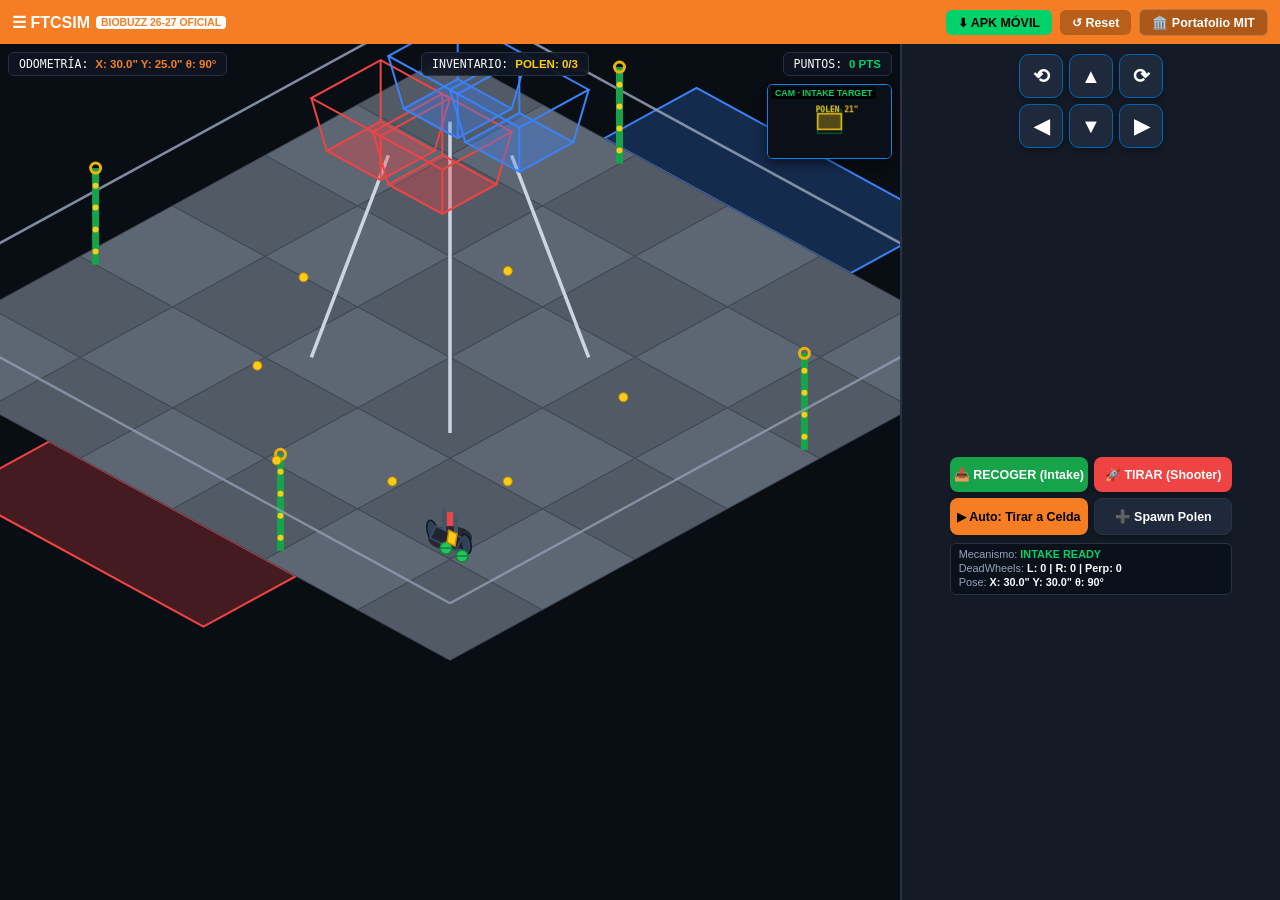
<file: arena.html>
<!DOCTYPE html>
<html lang="es">
<head>
<meta charset="UTF-8">
<meta name="viewport" content="width=device-width, initial-scale=1.0, maximum-scale=1.0, user-scalable=no">
<title>FTC 26-27 BioBuzz Arena | Intake & Shooter</title>
<style>
  :root {
    --ftc-orange: #f57e25;
    --first-blue: #0066b2;
    --first-blue-glow: #0088eb;
    --red-alliance: #ef4444;
    --blue-alliance: #3b82f6;
    --bg-dark: #0a0e17;
    --panel-bg: #141b26;
    --border-color: #263345;
    --text-white: #f8fafc;
    --text-muted: #94a3b8;
    --good: #00d26a;
    --pollen: #facc15;
  }
  * { box-sizing: border-box; margin: 0; padding: 0; font-family: -apple-system, BlinkMacSystemFont, "Segoe UI", Roboto, sans-serif; user-select: none; }
  body { background: var(--bg-dark); color: var(--text-white); height: 100vh; overflow: hidden; display: flex; flex-direction: column; }

  header.topbar {
    height: 44px; background: var(--ftc-orange); display: flex; align-items: center; justify-content: space-between;
    padding: 0 12px; color: #fff; z-index: 1000; flex-shrink: 0;
  }
  .brand { display: flex; align-items: center; gap: 8px; font-weight: 900; font-size: 1rem; }
  .brand span.sub { font-size: 0.65rem; background: #fff; color: var(--ftc-orange); padding: 1px 5px; border-radius: 4px; font-weight: bold; }
  .top-btn {
    background: rgba(0,0,0,0.25); border: none; color: #fff; padding: 5px 12px; border-radius: 6px;
    font-size: 0.78rem; font-weight: bold; cursor: pointer; text-decoration: none; display: inline-flex; align-items: center; gap: 4px;
  }
  .top-btn.apk { background: #00d26a; color: #000; font-weight: 900; }

  #appContainer { flex: 1; display: flex; flex-direction: column; position: relative; overflow: hidden; }
  @media(min-width: 850px) { #appContainer { flex-direction: row; } }

  .arena-viewport {
    flex: 1; position: relative; background: #070a10; overflow: hidden; display: flex; align-items: center; justify-content: center;
  }
  #biobuzzCanvas { width: 100%; height: 100%; display: block; touch-action: none; }

  .arena-hud {
    position: absolute; top: 8px; left: 8px; right: 8px; display: flex; justify-content: space-between; pointer-events: none;
  }
  .hud-pill {
    background: rgba(15, 22, 34, 0.88); backdrop-filter: blur(8px); border: 1px solid var(--border-color);
    padding: 4px 10px; border-radius: 6px; font-size: 0.72rem; font-family: monospace;
  }
  .hud-pill b { color: var(--ftc-orange); }

  .cam-pip {
    position: absolute; top: 40px; right: 8px; width: 125px; height: 75px;
    background: #000; border: 1.5px solid var(--first-blue-glow); border-radius: 6px; overflow: hidden;
    box-shadow: 0 4px 14px rgba(0,0,0,0.6); pointer-events: none;
  }
  .cam-pip-title {
    position: absolute; top: 2px; left: 3px; font-size: 0.55rem; background: rgba(0,0,0,0.7);
    padding: 1px 4px; border-radius: 2px; color: var(--good); font-weight: bold;
  }
  #camCanvas { width: 100%; height: 100%; display: block; }

  /* PANEL DE CONTROL MÓVIL INFERIOR */
  .mobile-tray {
    height: 145px; background: var(--panel-bg); border-top: 2px solid var(--border-color);
    display: flex; padding: 10px 12px; gap: 14px; flex-shrink: 0; z-index: 10; align-items: center; justify-content: space-between;
  }
  @media(min-width: 850px) {
    .mobile-tray { width: 380px; height: auto; border-top: none; border-left: 2px solid var(--border-color); flex-direction: column; }
  }

  /* DPAD MÓVIL PROPORCIONADO (CUADRADO / TIPO GAMEPAD) */
  .dpad-container {
    display: grid; grid-template-columns: repeat(3, 44px); grid-template-rows: repeat(2, 44px); gap: 6px;
    width: auto; height: auto; flex-shrink: 0;
  }
  .dbtn {
    width: 44px; height: 44px;
    background: #1e293b; border: 1.5px solid var(--first-blue); color: #fff; border-radius: 10px;
    font-size: 1.25rem; font-weight: bold; display: flex; align-items: center; justify-content: center;
    touch-action: manipulation; cursor: pointer; box-shadow: 0 3px 6px rgba(0,0,0,0.3);
  }
  .dbtn:active, .dbtn.active { background: var(--ftc-orange); color: #000; transform: scale(0.92); border-color: var(--ftc-orange); }

  .control-actions { flex: 1; display: flex; flex-direction: column; justify-content: center; gap: 8px; overflow: hidden; }
  .action-buttons { display: grid; grid-template-columns: 1fr 1fr; gap: 6px; }
  .btn-act {
    background: var(--first-blue); color: #fff; border: none; padding: 10px 4px; border-radius: 8px;
    font-size: 0.78rem; font-weight: bold; cursor: pointer; text-align: center; box-shadow: 0 3px 6px rgba(0,0,0,0.25);
  }
  .btn-act.intake { background: #16a34a; color: #fff; }
  .btn-act.shoot { background: #ef4444; color: #fff; }
  .btn-act.orange { background: var(--ftc-orange); color: #000; }
  .btn-act.sec { background: #1e293b; border: 1px solid var(--border-color); }
  .btn-act:active { filter: brightness(1.25); transform: scale(0.96); }

  .mobile-telemetry {
    background: #0b111a; border: 1px solid var(--border-color); border-radius: 6px;
    padding: 4px 8px; font-family: monospace; font-size: 0.68rem; color: var(--text-muted);
  }
  .mobile-telemetry div { margin-bottom: 2px; }
  .mobile-telemetry b { color: var(--text-white); }
</style>
</head>
<body>

<header class="topbar">
  <div class="brand">
    <a href="/portfolio-mit.html" style="color:#fff; text-decoration:none; display:flex; align-items:center; gap:6px;">
      <span>☰ FTCSIM</span>
      <span class="sub">BIOBUZZ 26-27 OFICIAL</span>
    </a>
  </div>
  <div style="display:flex; gap:8px; align-items:center;">
    <a href="/FTC-8404-Odometry-Workshop.apk" class="top-btn apk" download="FTC-8404-Odometry-Workshop.apk">⬇ APK MÓVIL</a>
    <button class="top-btn" id="btnResetAll">↺ Reset</button>
    <a href="/portfolio-mit.html" class="top-btn" style="background:rgba(0,0,0,0.3); border:1px solid rgba(255,255,255,0.2)">🏛️ Portafolio MIT</a>
  </div>
</header>

<div id="appContainer">

  <div class="arena-viewport">
    <div class="arena-hud">
      <div class="hud-pill">ODOMETRÍA: <b id="hudPose" style="color:var(--ftc-orange)">X: 30.0" Y: 25.0" θ: 90°</b></div>
      <div class="hud-pill">INVENTARIO: <b id="hudLoaded" style="color:var(--pollen)">POLEN: 0/3</b></div>
      <div class="hud-pill">PUNTOS: <b id="hudScore" style="color:var(--good)">0 PTS</b></div>
    </div>

    <div class="cam-pip">
      <div class="cam-pip-title">CAM · INTAKE TARGET</div>
      <canvas id="camCanvas" width="125" height="75"></canvas>
    </div>

    <canvas id="biobuzzCanvas" width="800" height="600"></canvas>
  </div>

  <div class="mobile-tray">
    
    <!-- DPAD VIRTUAL -->
    <div class="dpad-container">
      <button class="dbtn" data-k="q">⟲</button>
      <button class="dbtn" data-k="w">▲</button>
      <button class="dbtn" data-k="e">⟳</button>
      <button class="dbtn" data-k="a">◀</button>
      <button class="dbtn" data-k="s">▼</button>
      <button class="dbtn" data-k="d">▶</button>
    </div>

    <!-- ACCIONES DE RECOGER Y TIRAR -->
    <div class="control-actions">
      <div class="action-buttons">
        <button class="btn-act intake" id="btnIntake">📥 RECOGER (Intake)</button>
        <button class="btn-act shoot" id="btnShoot">🚀 TIRAR (Shooter)</button>
        <button class="btn-act orange" id="btnAutoCell">▶ Auto: Tirar a Celda</button>
        <button class="btn-act sec" id="btnSpawnPollen">➕ Spawn Polen</button>
      </div>

      <div class="mobile-telemetry">
        <div>Mecanismo: <b id="tMech" style="color:var(--good)">INTAKE READY</b></div>
        <div>DeadWheels: <b id="tTicks">L: 0 | R: 0 | Perp: 0</b></div>
        <div>Pose: <b id="tPose">X: 30.0" Y: 30.0" θ: 90°</b></div>
      </div>
    </div>

  </div>

</div>

<script>
// ================= MOTOR ISOMÉTRICO 3D - BIOBUZZ CON INTAKE & SHOOTER =================
const canvas = document.getElementById('biobuzzCanvas'), ctx = canvas.getContext('2d');
const camCanvas = document.getElementById('camCanvas'), camCtx = camCanvas.getContext('2d');

function resizeCanvas() {
  canvas.width = canvas.parentElement.clientWidth;
  canvas.height = canvas.parentElement.clientHeight;
}
window.addEventListener('resize', resizeCanvas);
resizeCanvas();

let robot = { x: 30, y: 30, h: Math.PI / 2, inventory: 0, intakeSpin: 0, isIntaking: false };
let deadWheels = { l: 0, r: 0, p: 0 };
let score = 0;
const keys = new Set();

// Elementos de juego: Bolas de Polen en el suelo y Proyectiles en el aire
let groundPollen = [
  { x: 35, y: 50, z: 0 },
  { x: 50, y: 35, z: 0 },
  { x: 25, y: 70, z: 0 },
  { x: 85, y: 40, z: 0 },
  { x: 45, y: 95, z: 0 },
  { x: 100, y: 85, z: 0 },
  { x: 72, y: 110, z: 0 }
];

let flyingBalls = []; // Proyectiles lanzados por el shooter

function toIso(x, y, z = 0) {
  const originX = canvas.width / 2;
  const originY = canvas.height * 0.72;
  const scale = Math.min(canvas.width, canvas.height) / 195;
  const isoX = originX + (x - y) * Math.cos(0.50) * scale;
  const isoY = originY - (x + y) * Math.sin(0.50) * scale - z * scale;
  return { x: isoX, y: isoY };
}

// Renderizado de Cancha BioBuzz 26-27
function renderBioBuzzField() {
  ctx.clearRect(0, 0, canvas.width, canvas.height);
  ctx.fillStyle = "#090d14";
  ctx.fillRect(0, 0, canvas.width, canvas.height);

  // Áreas Alianza exteriores
  const redOut0 = toIso(-24, 40, 0), redOut1 = toIso(0, 40, 0), redOut2 = toIso(0, 104, 0), redOut3 = toIso(-24, 104, 0);
  ctx.fillStyle = "rgba(239, 68, 68, 0.25)";
  ctx.beginPath(); ctx.moveTo(redOut0.x, redOut0.y); ctx.lineTo(redOut1.x, redOut1.y); ctx.lineTo(redOut2.x, redOut2.y); ctx.lineTo(redOut3.x, redOut3.y); ctx.closePath();
  ctx.fill(); ctx.strokeStyle = "#ef4444"; ctx.lineWidth = 2; ctx.stroke();

  const blueOut0 = toIso(144, 40, 0), blueOut1 = toIso(168, 40, 0), blueOut2 = toIso(168, 104, 0), blueOut3 = toIso(144, 104, 0);
  ctx.fillStyle = "rgba(59, 130, 246, 0.25)";
  ctx.beginPath(); ctx.moveTo(blueOut0.x, blueOut0.y); ctx.lineTo(blueOut1.x, blueOut1.y); ctx.lineTo(blueOut2.x, blueOut2.y); ctx.lineTo(blueOut3.x, blueOut3.y); ctx.closePath();
  ctx.fill(); ctx.strokeStyle = "#3b82f6"; ctx.lineWidth = 2; ctx.stroke();

  // Piso 6x6 SoftTiles
  for (let i = 0; i < 6; i++) {
    for (let j = 0; j < 6; j++) {
      const p0 = toIso(i * 24, j * 24, 0);
      const p1 = toIso((i + 1) * 24, j * 24, 0);
      const p2 = toIso((i + 1) * 24, (j + 1) * 24, 0);
      const p3 = toIso(i * 24, (j + 1) * 24, 0);

      ctx.fillStyle = (i + j) % 2 === 0 ? "#525a66" : "#5d6673";
      ctx.beginPath();
      ctx.moveTo(p0.x, p0.y); ctx.lineTo(p1.x, p1.y); ctx.lineTo(p2.x, p2.y); ctx.lineTo(p3.x, p3.y); ctx.closePath();
      ctx.fill();
      ctx.strokeStyle = "#3f4752"; ctx.lineWidth = 1; ctx.stroke();
    }
  }

  // Paredes perimetrales de vidrio posteriores
  const h3 = toIso(0, 144, 13), h2 = toIso(144, 144, 13), h1 = toIso(144, 0, 13);
  ctx.strokeStyle = "rgba(148, 163, 184, 0.85)"; ctx.lineWidth = 2.5;
  ctx.beginPath(); ctx.moveTo(h3.x, h3.y); ctx.lineTo(h2.x, h2.y); ctx.lineTo(h1.x, h1.y); ctx.stroke();

  // 4 Flower Dispensers
  const flowerSpots = [{x: 48, y: 140}, {x: 140, y: 96}, {x: 96, y: 4}, {x: 4, y: 48}];
  flowerSpots.forEach(fl => {
    const fb = toIso(fl.x, fl.y, 0), ft = toIso(fl.x, fl.y, 22);
    ctx.strokeStyle = "#16a34a"; ctx.lineWidth = 7;
    ctx.beginPath(); ctx.moveTo(fb.x, fb.y); ctx.lineTo(ft.x, ft.y); ctx.stroke();
    for(let k = 3; k <= 18; k += 5) {
      const pBall = toIso(fl.x, fl.y, k);
      ctx.fillStyle = "#facc15"; ctx.beginPath(); ctx.arc(pBall.x, pBall.y, 3, 0, Math.PI*2); ctx.fill();
    }
    ctx.strokeStyle = "#eab308"; ctx.lineWidth = 3;
    ctx.beginPath(); ctx.arc(ft.x, ft.y, 5, 0, Math.PI*2); ctx.stroke();
  });

  // Estructura Central: Celdas Inclinadas (CELL RED / BLUE)
  const p1B = toIso(54, 54, 0), p1T = toIso(64, 64, 46);
  const p2B = toIso(90, 54, 0), p2T = toIso(80, 64, 46);
  const p3B = toIso(90, 90, 0), p3T = toIso(80, 80, 46);
  const p4B = toIso(54, 90, 0), p4T = toIso(64, 80, 46);

  ctx.strokeStyle = "#cbd5e1"; ctx.lineWidth = 3.5;
  ctx.beginPath();
  ctx.moveTo(p1B.x, p1B.y); ctx.lineTo(p1T.x, p1T.y);
  ctx.moveTo(p2B.x, p2B.y); ctx.lineTo(p2T.x, p2T.y);
  ctx.moveTo(p3B.x, p3B.y); ctx.lineTo(p3T.x, p3T.y);
  ctx.moveTo(p4B.x, p4B.y); ctx.lineTo(p4T.x, p4T.y);
  ctx.stroke();

  function renderTiltedCell(cx, cy, cz, colorHex, isRed) {
    const b0 = toIso(cx - 7, cy - 7, cz), b1 = toIso(cx + 7, cy - 7, cz), b2 = toIso(cx + 7, cy + 7, cz), b3 = toIso(cx - 7, cy + 7, cz);
    const t0 = toIso(cx - 9, cy - 9, cz + 12), t1 = toIso(cx + 9, cy - 9, cz + 12), t2 = toIso(cx + 9, cy + 9, cz + 12), t3 = toIso(cx - 9, cy + 9, cz + 12);

    ctx.fillStyle = isRed ? "rgba(239, 68, 68, 0.35)" : "rgba(59, 130, 246, 0.35)";
    ctx.strokeStyle = colorHex; ctx.lineWidth = 2;
    ctx.beginPath(); ctx.moveTo(b0.x, b0.y); ctx.lineTo(b1.x, b1.y); ctx.lineTo(b2.x, b2.y); ctx.lineTo(b3.x, b3.y); ctx.closePath(); ctx.fill(); ctx.stroke();
    ctx.beginPath(); ctx.moveTo(t0.x, t0.y); ctx.lineTo(t1.x, t1.y); ctx.lineTo(t2.x, t2.y); ctx.lineTo(t3.x, t3.y); ctx.closePath(); ctx.stroke();
    ctx.beginPath();
    ctx.moveTo(b0.x, b0.y); ctx.lineTo(t0.x, t0.y); ctx.moveTo(b1.x, b1.y); ctx.lineTo(t1.x, t1.y);
    ctx.moveTo(b2.x, b2.y); ctx.lineTo(t2.x, t2.y); ctx.moveTo(b3.x, b3.y); ctx.lineTo(t3.x, t3.y);
    ctx.stroke();
  }
  renderTiltedCell(62, 64, 48, "#ef4444", true);
  renderTiltedCell(62, 80, 48, "#ef4444", true);
  renderTiltedCell(82, 64, 48, "#3b82f6", false);
  renderTiltedCell(82, 80, 48, "#3b82f6", false);

  // DIBUJAR POLEN EN EL SUELO
  groundPollen.forEach(p => {
    const pt = toIso(p.x, p.y, p.z);
    ctx.fillStyle = "#facc15";
    ctx.beginPath(); ctx.arc(pt.x, pt.y, 4.5, 0, Math.PI * 2); ctx.fill();
    ctx.strokeStyle = "#ca8a04"; ctx.lineWidth = 1; ctx.stroke();
  });

  // DIBUJAR PROYECTILES EN EL AIRE (TIRADOS POR EL ROBOT)
  flyingBalls.forEach(b => {
    const pt = toIso(b.x, b.y, b.z);
    const shadow = toIso(b.x, b.y, 0);
    // Sombra del tiro
    ctx.fillStyle = "rgba(0,0,0,0.3)";
    ctx.beginPath(); ctx.arc(shadow.x, shadow.y, 3, 0, Math.PI*2); ctx.fill();
    // Bola disparada
    ctx.fillStyle = "#facc15";
    ctx.beginPath(); ctx.arc(pt.x, pt.y, 5, 0, Math.PI * 2); ctx.fill();
    ctx.strokeStyle = "#fff"; ctx.lineWidth = 1.5; ctx.stroke();
  });

  // DIBUJAR ROBOT
  drawRobot();

  // Paredes frontales de vidrio
  const h0 = toIso(0, 0, 13);
  ctx.strokeStyle = "rgba(148, 163, 184, 0.75)"; ctx.lineWidth = 2.5;
  ctx.beginPath(); ctx.moveTo(h0.x, h0.y); ctx.lineTo(h1.x, h1.y); ctx.moveTo(h0.x, h0.y); ctx.lineTo(h3.x, h3.y); ctx.stroke();
}

function drawRobot() {
  const rPos = toIso(robot.x, robot.y, 0);

  ctx.fillStyle = "rgba(0,0,0,0.55)";
  ctx.beginPath(); ctx.ellipse(rPos.x, rPos.y + 4, 22, 12, 0, 0, Math.PI * 2); ctx.fill();

  ctx.save();
  ctx.translate(rPos.x, rPos.y);

  // Ruedas Mecanum traseras
  ctx.fillStyle = "#334155"; ctx.strokeStyle = "#0f172a"; ctx.lineWidth = 1.5;
  ctx.beginPath(); ctx.ellipse(-18, -4, 5, 10, -0.2, 0, Math.PI * 2); ctx.fill(); ctx.stroke();
  ctx.beginPath(); ctx.ellipse(16, 10, 5, 10, -0.2, 0, Math.PI * 2); ctx.fill(); ctx.stroke();

  // Chasis
  ctx.fillStyle = "#1e2430"; ctx.strokeStyle = "#384761"; ctx.lineWidth = 2;
  ctx.beginPath();
  ctx.moveTo(-14, -8); ctx.lineTo(12, 4); ctx.lineTo(6, 16); ctx.lineTo(-20, 4); ctx.closePath();
  ctx.fill(); ctx.stroke();

  // Torres del elevador
  ctx.fillStyle = "#475569";
  ctx.fillRect(-8, -26, 4, 22);
  ctx.fillRect(4, -20, 4, 22);

  // Cañón / Shooter superior (inclinado a 45 grados hacia adelante)
  ctx.fillStyle = "#ef4444"; ctx.strokeStyle = "#991b1b"; ctx.lineWidth = 1.5;
  ctx.fillRect(-3, -22, 6, 14);

  // Si tiene polen cargado en el robot
  if (robot.inventory > 0) {
    ctx.fillStyle = "#facc15";
    ctx.beginPath(); ctx.arc(0, -22, 4, 0, Math.PI * 2); ctx.fill();
  }

  // Ruedas de Intake verdes (giran con animación cuando está recogiendo)
  robot.intakeSpin += robot.isIntaking ? 0.35 : 0;
  ctx.fillStyle = "#22c55e"; ctx.strokeStyle = "#15803d"; ctx.lineWidth = 1.5;
  ctx.save();
  ctx.translate(-4, 14);
  ctx.rotate(robot.intakeSpin);
  ctx.beginPath(); ctx.arc(0, 0, 6, 0, Math.PI * 2); ctx.fill(); ctx.stroke();
  ctx.beginPath(); ctx.moveTo(-6, 0); ctx.lineTo(6, 0); ctx.stroke();
  ctx.restore();

  ctx.save();
  ctx.translate(12, 22);
  ctx.rotate(-robot.intakeSpin);
  ctx.beginPath(); ctx.arc(0, 0, 6, 0, Math.PI * 2); ctx.fill(); ctx.stroke();
  ctx.beginPath(); ctx.moveTo(-6, 0); ctx.lineTo(6, 0); ctx.stroke();
  ctx.restore();

  // Placa frontal protectora amarilla
  ctx.fillStyle = "#facc15"; ctx.strokeStyle = "#ca8a04"; ctx.lineWidth = 1.5;
  ctx.beginPath();
  ctx.moveTo(-1, -4); ctx.lineTo(7, 0); ctx.lineTo(5, 12); ctx.lineTo(-3, 8); ctx.closePath();
  ctx.fill(); ctx.stroke();

  ctx.restore();
}

// Visor de Cámara
function renderCameraPiP() {
  camCtx.fillStyle = "#0a0f18";
  camCtx.fillRect(0, 0, camCanvas.width, camCanvas.height);
  camCtx.strokeStyle = "rgba(0, 210, 106, 0.4)";
  camCtx.strokeRect(camCanvas.width/2 - 12, camCanvas.height/2 - 12, 24, 24);

  // Busca el polen más cercano al frente
  let nearest = null, minD = 999;
  groundPollen.forEach(p => {
    const d = Math.hypot(p.x - robot.x, p.y - robot.y);
    if (d < minD) { minD = d; nearest = p; }
  });

  if (nearest && minD < 45) {
    camCtx.strokeStyle = "#facc15"; camCtx.lineWidth = 1.5;
    camCtx.fillStyle = "rgba(250, 204, 21, 0.3)";
    camCtx.fillRect(camCanvas.width/2 - 12, camCanvas.height/2 - 8, 24, 16);
    camCtx.strokeRect(camCanvas.width/2 - 12, camCanvas.height/2 - 8, 24, 16);
    camCtx.fillStyle = "#facc15"; camCtx.font = "bold 8px monospace";
    camCtx.fillText(`POLEN ${minD.toFixed(0)}"`, camCanvas.width/2 - 14, camCanvas.height/2 - 10);
  }
}

// Controles táctiles
document.querySelectorAll('.dbtn').forEach(btn => {
  const k = btn.dataset.k;
  btn.addEventListener('pointerdown', e => { keys.add(k); btn.classList.add('active'); btn.setPointerCapture(e.pointerId); });
  ['pointerup','pointercancel','pointerleave'].forEach(t => btn.addEventListener(t, () => { keys.delete(k); btn.classList.remove('active'); }));
});

// ACCIÓN: RECOGER (INTAKE)
function triggerIntake() {
  robot.isIntaking = true;
  document.getElementById('tMech').textContent = "INTAKING...";
  document.getElementById('tMech').style.color = "var(--yellow)";

  setTimeout(() => { robot.isIntaking = false; document.getElementById('tMech').textContent = "INTAKE READY"; document.getElementById('tMech').style.color = "var(--good)"; }, 1200);

  // Si hay polen a menos de 14 pulgadas del frente del robot, lo absorbe
  groundPollen = groundPollen.filter(p => {
    const dist = Math.hypot(p.x - robot.x, p.y - robot.y);
    if (dist < 16 && robot.inventory < 3) {
      robot.inventory++;
      return false; // Se elimina del suelo porque entró al robot
    }
    return true;
  });
  updateHud();
}
document.getElementById('btnIntake').onclick = triggerIntake;

// ACCIÓN: TIRAR (SHOOTER)
function triggerShoot() {
  if (robot.inventory <= 0) {
    alert("¡Sin polen! Acércate a una bola amarilla en el suelo y pulsa 'RECOGER'.");
    return;
  }
  robot.inventory--;
  updateHud();

  document.getElementById('tMech').textContent = "FIRE SHOOTER!";
  document.getElementById('tMech').style.color = "var(--bad)";
  setTimeout(() => { document.getElementById('tMech').textContent = "INTAKE READY"; document.getElementById('tMech').style.color = "var(--good)"; }, 600);

  // Dispara el proyectil hacia la orientación actual del robot
  const speed = 2.4;
  flyingBalls.push({
    x: robot.x,
    y: robot.y,
    z: 10,
    vx: Math.cos(robot.h) * speed,
    vy: Math.sin(robot.h) * speed,
    vz: 1.8,
    gravity: 0.08
  });
}
document.getElementById('btnShoot').onclick = triggerShoot;

// Spawn más polen
document.getElementById('btnSpawnPollen').onclick = () => {
  for (let i = 0; i < 4; i++) {
    groundPollen.push({
      x: 20 + Math.random() * 100,
      y: 20 + Math.random() * 100,
      z: 0
    });
  }
};

// Auto: Alinearse y tirar a la Celda central
document.getElementById('btnAutoCell').onclick = () => {
  // Apunta hacia el centro de las celdas (72, 72)
  const targetAngle = Math.atan2(72 - robot.y, 72 - robot.x);
  robot.h = targetAngle;
  setTimeout(triggerShoot, 300);
};

function updateHud() {
  document.getElementById('hudLoaded').textContent = `POLEN: ${robot.inventory}/3`;
  document.getElementById('hudScore').textContent = `${score} PTS`;
  const deg = Math.round(((robot.h * 180 / Math.PI) % 360 + 360) % 360);
  const poseEl = document.getElementById('hudPose');
  if (poseEl) poseEl.textContent = `X: ${robot.x.toFixed(1)}" Y: ${robot.y.toFixed(1)}" θ: ${deg}°`;
}

// Bucle de física
function updateLoop(dt) {
  let f = 0, s = 0, w = 0;
  if (keys.has('w')) f += 1;
  if (keys.has('s')) f -= 1;
  if (keys.has('d')) s += 1;
  if (keys.has('a')) s -= 1;
  if (keys.has('q')) w += 1;
  if (keys.has('e')) w -= 1;

  const V = 50, W = 2.8;
  robot.h += w * W * dt;
  robot.x += (f * Math.cos(robot.h) + s * Math.sin(robot.h)) * V * dt;
  robot.y += (f * Math.sin(robot.h) - s * Math.cos(robot.h)) * V * dt;

  robot.x = Math.max(12, Math.min(132, robot.x));
  robot.y = Math.max(12, Math.min(132, robot.y));

  deadWheels.l += Math.round((f * V * dt) * 45);
  deadWheels.r += Math.round((f * V * dt) * 45);
  deadWheels.p += Math.round((s * V * dt) * 45);

  // Física de bolas disparadas
  flyingBalls.forEach(b => {
    b.x += b.vx;
    b.y += b.vy;
    b.z += b.vz;
    b.vz -= b.gravity;

    // Si encesta en las celdas centrales (área entre x: 55 a 90, y: 55 a 90 a altura z > 35)
    if (b.x > 55 && b.x < 90 && b.y > 55 && b.y < 90 && b.z > 35 && b.z < 60) {
      score += 50; // ¡Anotó en la Cell!
      b.z = -1; // Cae dentro de la canasta
      updateHud();
    }
  });

  // Elimina las bolas que caen al piso
  flyingBalls = flyingBalls.filter(b => b.z > 0);

  const deg = Math.round((robot.h * 180 / Math.PI) % 360);
  const headStr = (deg < 0 ? deg + 360 : deg) + '°';
  document.getElementById('tPose').textContent = `X: ${robot.x.toFixed(1)}" Y: ${robot.y.toFixed(1)}" θ: ${headStr}`;
  document.getElementById('tTicks').textContent = `L: ${deadWheels.l} | R: ${deadWheels.r} | Perp: ${deadWheels.p}`;
}

document.getElementById('btnResetAll').onclick = () => {
  robot = { x: 30, y: 30, h: Math.PI / 2, inventory: 0, intakeSpin: 0, isIntaking: false };
  deadWheels = { l: 0, r: 0, p: 0 };
  score = 0;
  flyingBalls = [];
  updateHud();
};

let lastTime = performance.now();
function gameLoop(now) {
  const dt = Math.min(0.05, (now - lastTime) / 1000);
  lastTime = now;
  updateLoop(dt);
  renderBioBuzzField();
  renderCameraPiP();
  requestAnimationFrame(gameLoop);
}
requestAnimationFrame(gameLoop);
</script>

</body>
</html>
</file>
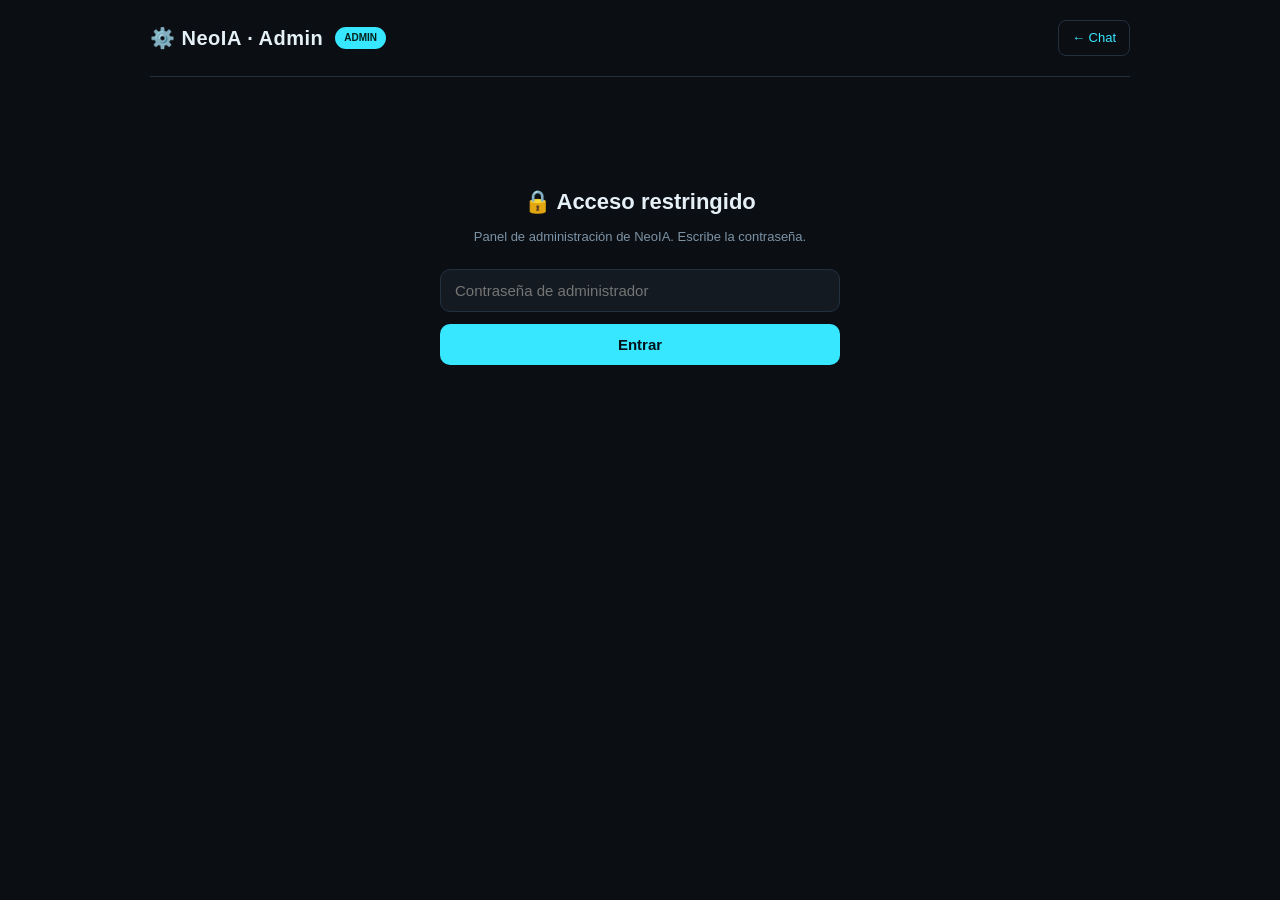
<file: public/admin.html>
<!DOCTYPE html>
<html lang="es">
<head>
<meta charset="UTF-8">
<meta name="viewport" content="width=device-width, initial-scale=1.0">
<title>NeoIA — Panel de administrador</title>
<meta name="robots" content="noindex, nofollow">
<style>
  :root { --bg:#0b0f14; --panel:#141a21; --line:#233040; --text:#e6f0f7; --dim:#7d93a6;
          --cyan:#37e6ff; --green:#39ff88; --green-rgb:57,255,136; --red:#ff5c5c; }
  * { box-sizing:border-box; margin:0; padding:0; }
  body { background:var(--bg); color:var(--text); font-family:-apple-system,"Segoe UI",Roboto,sans-serif;
         font-size:14px; line-height:1.55; padding:0 16px 60px; }
  .wrap { max-width:980px; margin:0 auto; }
  header { display:flex; align-items:center; gap:12px; padding:20px 0; border-bottom:1px solid var(--line); }
  header h1 { font-size:20px; letter-spacing:.5px; }
  header .tag { font-size:10px; color:#05221b; background:var(--cyan); padding:3px 9px; border-radius:99px; font-weight:700; }
  header .spacer { flex:1; }
  header a, header button { color:var(--cyan); text-decoration:none; font-size:13px; border:1px solid var(--line);
             padding:7px 13px; border-radius:8px; background:transparent; cursor:pointer; font-family:inherit; }
  header a:hover, header button:hover { border-color:var(--cyan); }

  h2 { font-size:12px; letter-spacing:1.5px; color:var(--dim); margin:26px 0 10px; }
  .card { background:var(--panel); border:1px solid var(--line); border-radius:12px; padding:18px; }
  .grid { display:grid; gap:12px; }
  .g3 { grid-template-columns:repeat(auto-fit,minmax(200px,1fr)); }
  .g4 { grid-template-columns:repeat(auto-fit,minmax(130px,1fr)); }

  /* login */
  .login { max-width:400px; margin:12vh auto 0; text-align:center; }
  .login h2 { font-size:22px; color:var(--text); margin:0 0 8px; letter-spacing:0; }
  .login p { color:var(--dim); font-size:13px; margin-bottom:22px; }
  .login input { width:100%; padding:12px 14px; border-radius:10px; border:1px solid var(--line);
                 background:var(--panel); color:var(--text); font-size:15px; font-family:inherit; margin-bottom:12px; }
  .login input:focus { outline:none; border-color:var(--cyan); }
  .login button { width:100%; padding:12px; border-radius:10px; border:none; background:var(--cyan);
                  color:#04121a; font-weight:700; font-size:15px; cursor:pointer; font-family:inherit; }
  .login button:hover { box-shadow:0 0 20px rgba(55,230,255,.5); }
  .login .err { color:var(--red); font-size:13px; margin-top:12px; min-height:18px; }

  /* plan */
  .plan { transition:.2s; }
  .plan:hover { border-color:#3a5470; }
  .plan.active { border-color:var(--cyan); box-shadow:0 0 24px rgba(55,230,255,.2); }
  .plan .name { font-size:15px; font-weight:700; }
  .plan .price { font-size:30px; font-weight:800; margin:6px 0 2px; letter-spacing:-1px; }
  .plan .price small { font-size:12px; color:var(--dim); font-weight:400; }
  .plan button { width:100%; padding:9px; border-radius:8px; border:1px solid var(--cyan); margin-top:14px;
                 background:transparent; color:var(--cyan); font-family:inherit; font-size:13px; cursor:pointer; }
  .plan button:hover { background:rgba(55,230,255,.12); }
  .plan.active button { background:var(--cyan); color:#04121a; font-weight:700; cursor:default; }

  .stat { text-align:center; }
  .stat .n { font-size:26px; font-weight:800; color:var(--cyan); }
  .stat .l { font-size:10px; color:var(--dim); letter-spacing:.5px; }

  .kv { display:flex; justify-content:space-between; gap:12px; padding:7px 0; border-bottom:1px solid #1c2530; font-size:13px; }
  .kv:last-child { border-bottom:none; }
  .kv span:first-child { color:var(--dim); }
  .kv span:last-child { font-family:Consolas,monospace; font-size:12px; }
  .ok { color:var(--green); } .bad { color:var(--red); }
  #msg { position:fixed; bottom:18px; left:50%; transform:translateX(-50%); background:var(--cyan);
         color:#04121a; padding:10px 20px; border-radius:99px; font-weight:700; font-size:13px;
         opacity:0; transition:.3s; pointer-events:none; }
  #msg.show { opacity:1; }
  .hidden { display:none !important; }
</style>
</head>
<body>
<div class="wrap">
  <header>
    <h1>⚙️ NeoIA · Admin</h1>
    <span class="tag">ADMIN</span>
    <div class="spacer"></div>
    <a href="/">← Chat</a>
    <button id="logout" class="hidden">Salir</button>
  </header>

  <!-- LOGIN -->
  <div class="login" id="login-view">
    <h2>🔒 Acceso restringido</h2>
    <p>Panel de administración de NeoIA. Escribe la contraseña.</p>
    <input type="password" id="pwd" placeholder="Contraseña de administrador" autocomplete="current-password">
    <button id="btn-login">Entrar</button>
    <div class="err" id="login-err"></div>
  </div>

  <!-- PANEL -->
  <div id="panel-view" class="hidden">
    <h2>PLAN Y PAGOS</h2>
    <div class="grid g3" id="plans"></div>

    <h2>ESTADÍSTICAS</h2>
    <div class="grid g4" id="stats"></div>

    <h2>CONFIGURACIÓN</h2>
    <div class="card" id="config"></div>
  </div>
</div>

<div id="msg"></div>

<script>
(function () {
  "use strict";
  const $ = (id) => document.getElementById(id);
  const NAMES = { free: "Gratis", pro: "Pro", team: "Equipo" };
  const DESC = {
    free: ["Chat ilimitado", "3 imágenes/día", "Hologramas"],
    pro:  ["Chat ilimitado", "50 imágenes/día", "Misiones", "Empleados"],
    team: ["Chat ilimitado", "Imágenes ilimitadas", "Todo incluido"],
  };
  let token = sessionStorage.getItem("neoia_admin") || "";
  let data = null;

  function toast(t) {
    const m = $("msg"); m.textContent = t; m.classList.add("show");
    clearTimeout(m._t); m._t = setTimeout(() => m.classList.remove("show"), 2200);
  }

  function headers() {
    const h = { "Content-Type": "application/json" };
    if (token) h["X-Admin-Token"] = token;
    return h;
  }

  async function login() {
    const pwd = $("pwd").value;
    $("login-err").textContent = "";
    if (!pwd) { $("login-err").textContent = "Escribe la contraseña"; return; }
    try {
      const r = await fetch("/api/admin/login", {
        method: "POST", headers: { "Content-Type": "application/json" },
        body: JSON.stringify({ password: pwd }),
      }).then(x => x.json());
      if (r.error) { $("login-err").textContent = "❌ " + r.error; return; }
      token = r.token;
      sessionStorage.setItem("neoia_admin", token);
      showPanel();
    } catch (e) { $("login-err").textContent = "❌ Error de conexión"; }
  }

  function logout() {
    token = ""; sessionStorage.removeItem("neoia_admin");
    $("panel-view").classList.add("hidden");
    $("login-view").classList.remove("hidden");
    $("logout").classList.add("hidden");
    $("pwd").value = "";
  }

  function renderPlans() {
    const wrap = $("plans"); wrap.innerHTML = "";
    Object.keys(data.prices).forEach((p) => {
      const active = data.plan === p;
      const d = document.createElement("div");
      d.className = "card plan" + (active ? " active" : "");
      d.innerHTML =
        '<div class="name">' + (NAMES[p] || p) + "</div>" +
        '<div class="price">$' + data.prices[p] + '<small>/mes</small></div>' +
        "<ul style='list-style:none;margin:10px 0;font-size:12.5px;color:var(--dim)'>" +
        DESC[p].map(x => "<li style='padding:3px 0'>✓ " + x + "</li>").join("") + "</ul>" +
        '<button data-plan="' + p + '"' + (active ? " disabled" : "") + ">" +
        (active ? "Plan actual" : "Cambiar") + "</button>";
      wrap.appendChild(d);
    });
    wrap.querySelectorAll("button[data-plan]").forEach((b) => {
      b.addEventListener("click", async () => {
        b.disabled = true; b.textContent = "Cambiando...";
        try {
          const r = await fetch("/api/plan", {
            method: "POST", headers: headers(),
            body: JSON.stringify({ plan: b.dataset.plan }),
          }).then(x => x.json());
          if (r.error) { toast("❌ " + r.error); b.disabled = false; return; }
          toast("✅ Plan cambiado a " + (NAMES[b.dataset.plan] || b.dataset.plan));
          await load();
        } catch (e) { toast("❌ " + e.message); b.disabled = false; }
      });
    });
  }

  function renderStats() {
    const wrap = $("stats"); wrap.innerHTML = "";
    const labels = { chat: "CHATS", image: "IMÁGENES", search: "BÚSQUEDAS", plan_change: "CAMBIOS PLAN" };
    ["chat", "image", "search", "plan_change"].forEach((k) => {
      const d = document.createElement("div");
      d.className = "card stat";
      d.innerHTML = '<div class="n">' + ((data.stats || {})[k] || 0) + '</div><div class="l">' + labels[k] + "</div>";
      wrap.appendChild(d);
    });
  }

  function renderConfig() {
    const rows = [
      ["Versión", data.version],
      ["Modelo", data.model],
      ["IA configurada", data.provider ? "SÍ ✅" : "NO ❌"],
      ["Plan actual", NAMES[data.plan] || data.plan],
    ];
    $("config").innerHTML = rows.map(([k, v]) =>
      '<div class="kv"><span>' + k + '</span><span>' + (v == null ? "—" : v) + "</span></div>").join("");
  }

  async function load() {
    try {
      const r = await fetch("/api/admin", { headers: headers() }).then(x => x.json());
      if (r.error) { logout(); return; }
      data = r;
      renderPlans(); renderStats(); renderConfig();
    } catch (e) { toast("❌ " + e.message); }
  }

  function showPanel() {
    $("login-view").classList.add("hidden");
    $("panel-view").classList.remove("hidden");
    $("logout").classList.remove("hidden");
    load();
  }

  $("btn-login").addEventListener("click", login);
  $("pwd").addEventListener("keydown", (e) => { if (e.key === "Enter") login(); });
  $("logout").addEventListener("click", logout);

  if (token) showPanel();
})();
</script>
</body>
</html>
</file>
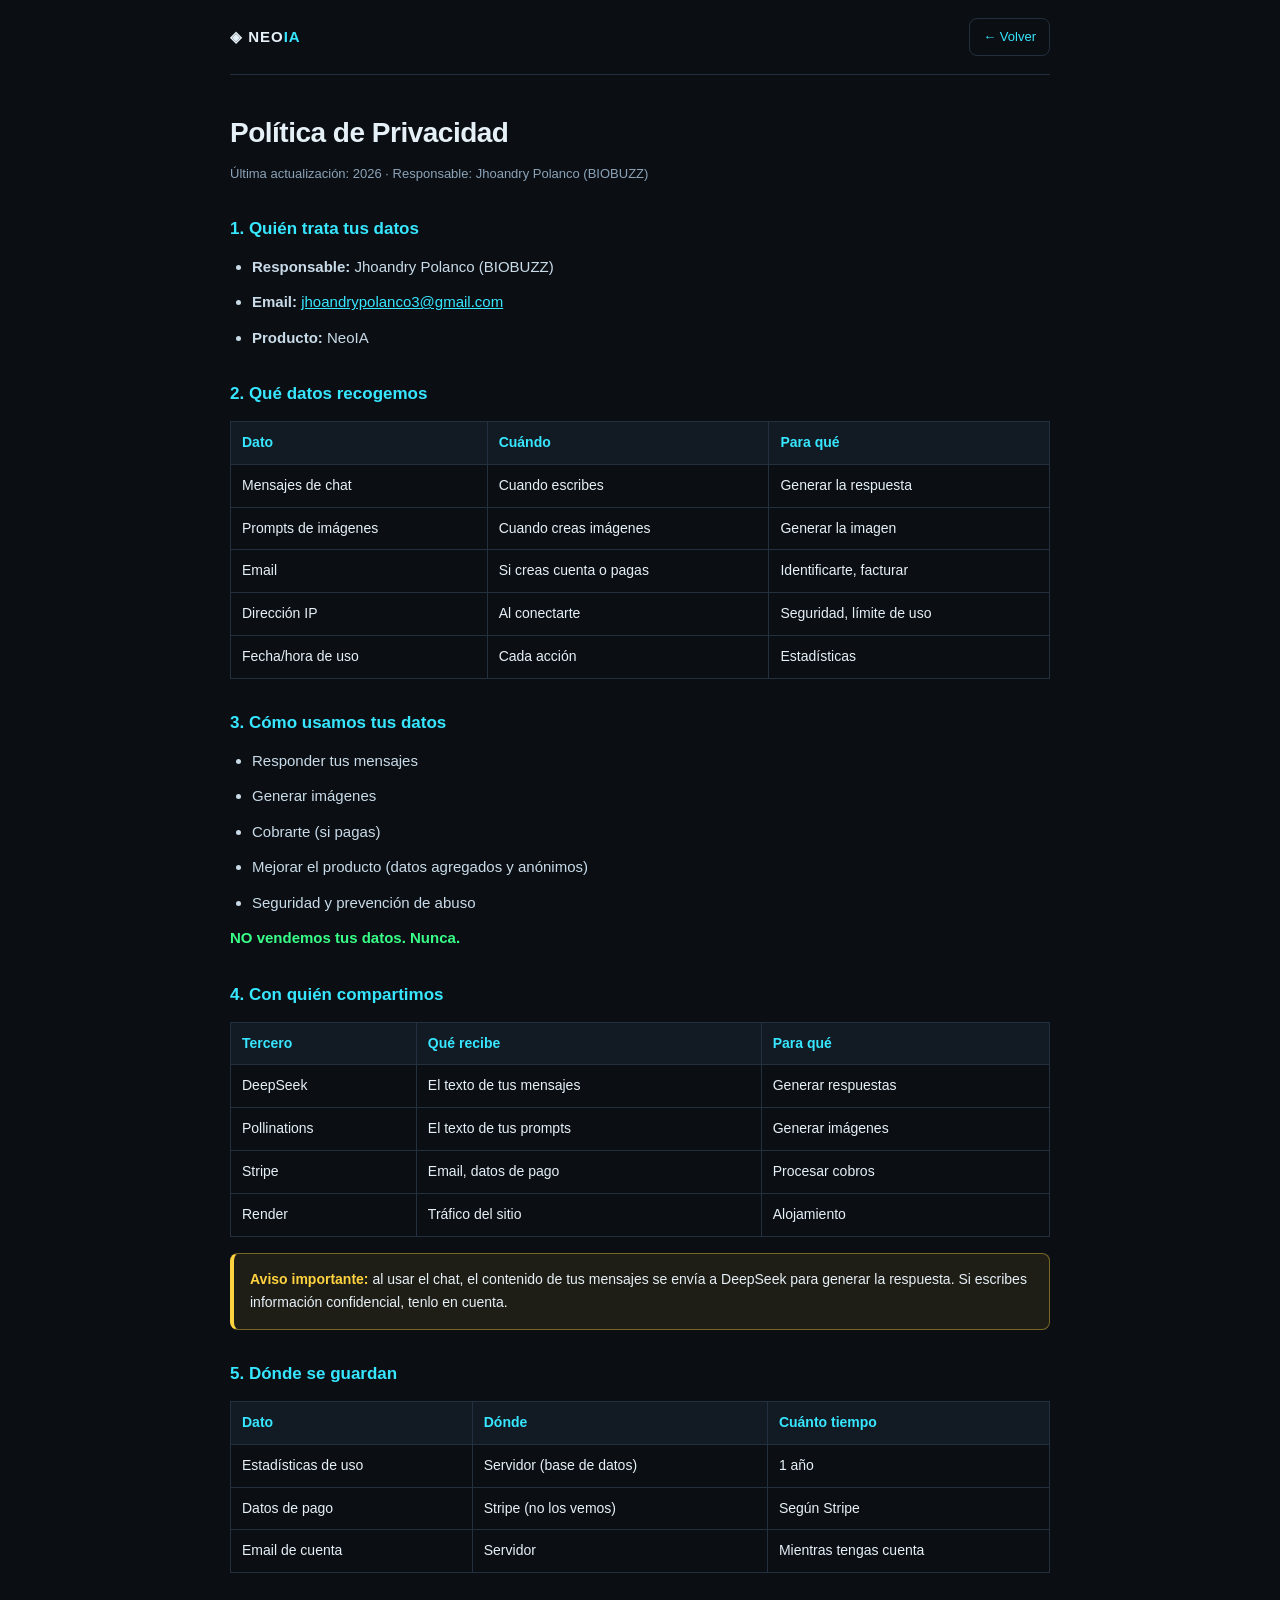
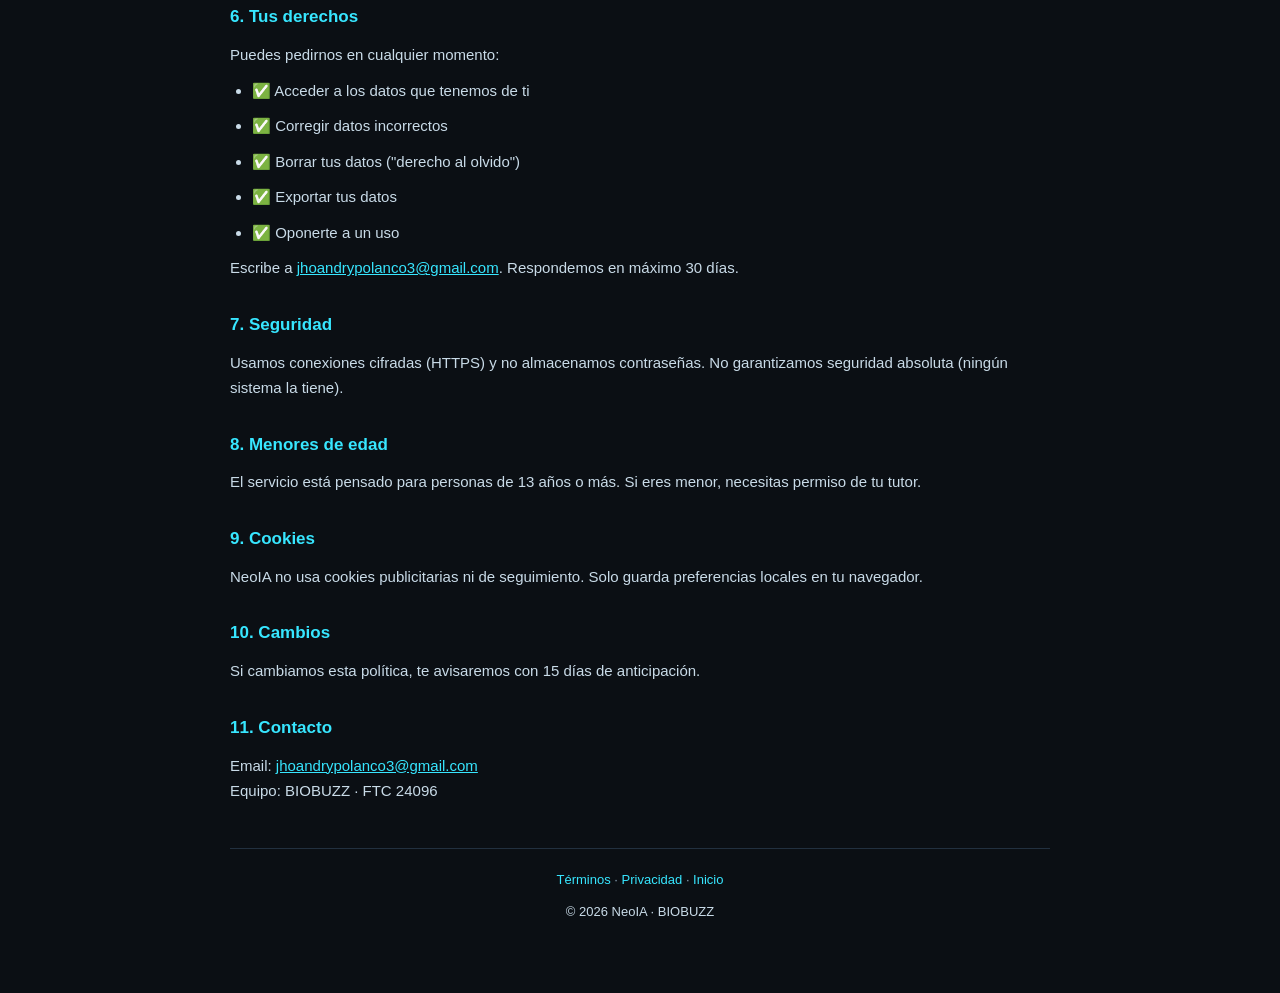
<file: public/privacidad.html>
<!DOCTYPE html>
<html lang="es">
<head>
<meta charset="UTF-8">
<meta name="viewport" content="width=device-width, initial-scale=1.0">
<title>Política de Privacidad — NeoIA</title>
<style>
  :root { --bg:#0b0f14; --panel:#121a23; --line:#22303f; --text:#e6f0f7; --dim:#8ba3b8; --cyan:#37e6ff; --green:#39ff88; }
  * { box-sizing:border-box; margin:0; padding:0; }
  body { background:var(--bg); color:var(--text); font-family:-apple-system,"Segoe UI",Roboto,sans-serif;
         font-size:15px; line-height:1.7; padding:0 16px 60px; }
  .wrap { max-width:820px; margin:0 auto; }
  nav { display:flex; align-items:center; gap:10px; padding:18px 0; border-bottom:1px solid var(--line); margin-bottom:34px; }
  nav .brand { font-weight:700; letter-spacing:1px; }
  nav .brand b { color:var(--cyan); }
  nav .spacer { flex:1; }
  nav a { color:var(--cyan); text-decoration:none; font-size:13px; border:1px solid var(--line);
          padding:7px 13px; border-radius:8px; }
  nav a:hover { border-color:var(--cyan); }
  h1 { font-size:28px; margin-bottom:6px; letter-spacing:-.5px; }
  .fecha { color:var(--dim); font-size:13px; margin-bottom:26px; }
  h2 { font-size:17px; color:var(--cyan); margin:30px 0 10px; }
  p, li { color:#c9dbe8; margin-bottom:10px; }
  ul { padding-left:22px; }
  table { width:100%; border-collapse:collapse; margin:12px 0 16px; font-size:14px; }
  th, td { border:1px solid var(--line); padding:9px 11px; text-align:left; }
  th { background:var(--panel); color:var(--cyan); font-weight:600; }
  .aviso { background:rgba(255,210,63,.08); border:1px solid rgba(255,210,63,.4); border-left:4px solid #ffd23f;
           border-radius:8px; padding:14px 16px; margin:16px 0; font-size:14px; }
  .aviso b { color:#ffd23f; }
  .ok { color:var(--green); }
  footer { margin-top:44px; padding-top:20px; border-top:1px solid var(--line); color:var(--dim); font-size:13px; text-align:center; }
  footer a { color:var(--cyan); text-decoration:none; }
</style>
</head>
<body>
<div class="wrap">
  <nav>
    <div class="brand">◈ NEO<b>IA</b></div>
    <div class="spacer"></div>
    <a href="/">← Volver</a>
  </nav>

  <h1>Política de Privacidad</h1>
  <p class="fecha">Última actualización: 2026 · Responsable: Jhoandry Polanco (BIOBUZZ)</p>

  <h2>1. Quién trata tus datos</h2>
  <ul>
    <li><b>Responsable:</b> Jhoandry Polanco (BIOBUZZ)</li>
    <li><b>Email:</b> <a href="mailto:jhoandrypolanco3@gmail.com" style="color:var(--cyan)">jhoandrypolanco3@gmail.com</a></li>
    <li><b>Producto:</b> NeoIA</li>
  </ul>

  <h2>2. Qué datos recogemos</h2>
  <table>
    <tr><th>Dato</th><th>Cuándo</th><th>Para qué</th></tr>
    <tr><td>Mensajes de chat</td><td>Cuando escribes</td><td>Generar la respuesta</td></tr>
    <tr><td>Prompts de imágenes</td><td>Cuando creas imágenes</td><td>Generar la imagen</td></tr>
    <tr><td>Email</td><td>Si creas cuenta o pagas</td><td>Identificarte, facturar</td></tr>
    <tr><td>Dirección IP</td><td>Al conectarte</td><td>Seguridad, límite de uso</td></tr>
    <tr><td>Fecha/hora de uso</td><td>Cada acción</td><td>Estadísticas</td></tr>
  </table>

  <h2>3. Cómo usamos tus datos</h2>
  <ul>
    <li>Responder tus mensajes</li>
    <li>Generar imágenes</li>
    <li>Cobrarte (si pagas)</li>
    <li>Mejorar el producto (datos agregados y anónimos)</li>
    <li>Seguridad y prevención de abuso</li>
  </ul>
  <p class="ok"><b>NO vendemos tus datos. Nunca.</b></p>

  <h2>4. Con quién compartimos</h2>
  <table>
    <tr><th>Tercero</th><th>Qué recibe</th><th>Para qué</th></tr>
    <tr><td>DeepSeek</td><td>El texto de tus mensajes</td><td>Generar respuestas</td></tr>
    <tr><td>Pollinations</td><td>El texto de tus prompts</td><td>Generar imágenes</td></tr>
    <tr><td>Stripe</td><td>Email, datos de pago</td><td>Procesar cobros</td></tr>
    <tr><td>Render</td><td>Tráfico del sitio</td><td>Alojamiento</td></tr>
  </table>
  <div class="aviso">
    <b>Aviso importante:</b> al usar el chat, el contenido de tus mensajes se envía a DeepSeek para generar la respuesta.
    Si escribes información confidencial, tenlo en cuenta.
  </div>

  <h2>5. Dónde se guardan</h2>
  <table>
    <tr><th>Dato</th><th>Dónde</th><th>Cuánto tiempo</th></tr>
    <tr><td>Estadísticas de uso</td><td>Servidor (base de datos)</td><td>1 año</td></tr>
    <tr><td>Datos de pago</td><td>Stripe (no los vemos)</td><td>Según Stripe</td></tr>
    <tr><td>Email de cuenta</td><td>Servidor</td><td>Mientras tengas cuenta</td></tr>
  </table>

  <h2>6. Tus derechos</h2>
  <p>Puedes pedirnos en cualquier momento:</p>
  <ul>
    <li>✅ Acceder a los datos que tenemos de ti</li>
    <li>✅ Corregir datos incorrectos</li>
    <li>✅ Borrar tus datos ("derecho al olvido")</li>
    <li>✅ Exportar tus datos</li>
    <li>✅ Oponerte a un uso</li>
  </ul>
  <p>Escribe a <a href="mailto:jhoandrypolanco3@gmail.com" style="color:var(--cyan)">jhoandrypolanco3@gmail.com</a>. Respondemos en máximo 30 días.</p>

  <h2>7. Seguridad</h2>
  <p>Usamos conexiones cifradas (HTTPS) y no almacenamos contraseñas. No garantizamos seguridad absoluta (ningún sistema la tiene).</p>

  <h2>8. Menores de edad</h2>
  <p>El servicio está pensado para personas de 13 años o más. Si eres menor, necesitas permiso de tu tutor.</p>

  <h2>9. Cookies</h2>
  <p>NeoIA no usa cookies publicitarias ni de seguimiento. Solo guarda preferencias locales en tu navegador.</p>

  <h2>10. Cambios</h2>
  <p>Si cambiamos esta política, te avisaremos con 15 días de anticipación.</p>

  <h2>11. Contacto</h2>
  <p>Email: <a href="mailto:jhoandrypolanco3@gmail.com" style="color:var(--cyan)">jhoandrypolanco3@gmail.com</a><br>
     Equipo: BIOBUZZ · FTC 24096</p>

  <footer>
    <a href="/terminos.html">Términos</a> · <a href="/privacidad.html">Privacidad</a> · <a href="/landing.html">Inicio</a>
    <p style="margin-top:10px">© 2026 NeoIA · BIOBUZZ</p>
  </footer>
</div>
</body>
</html>
</file>
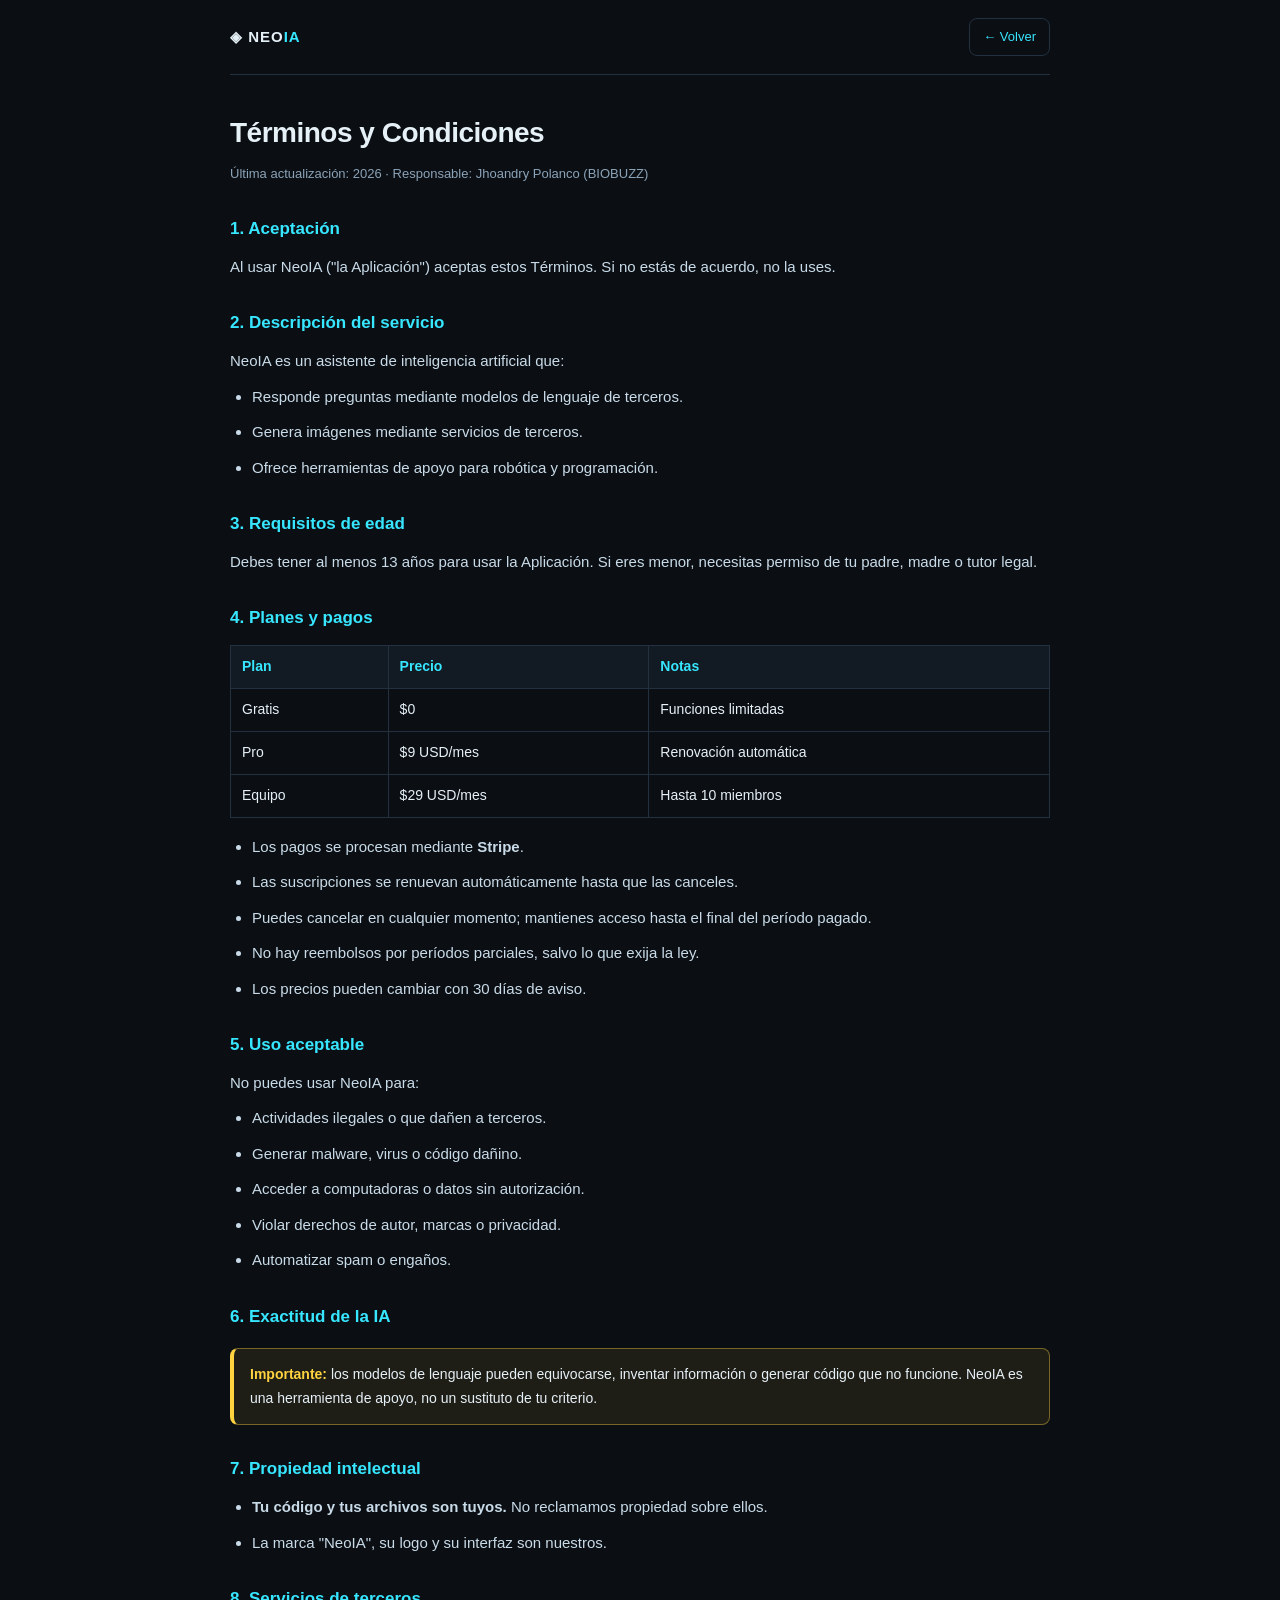
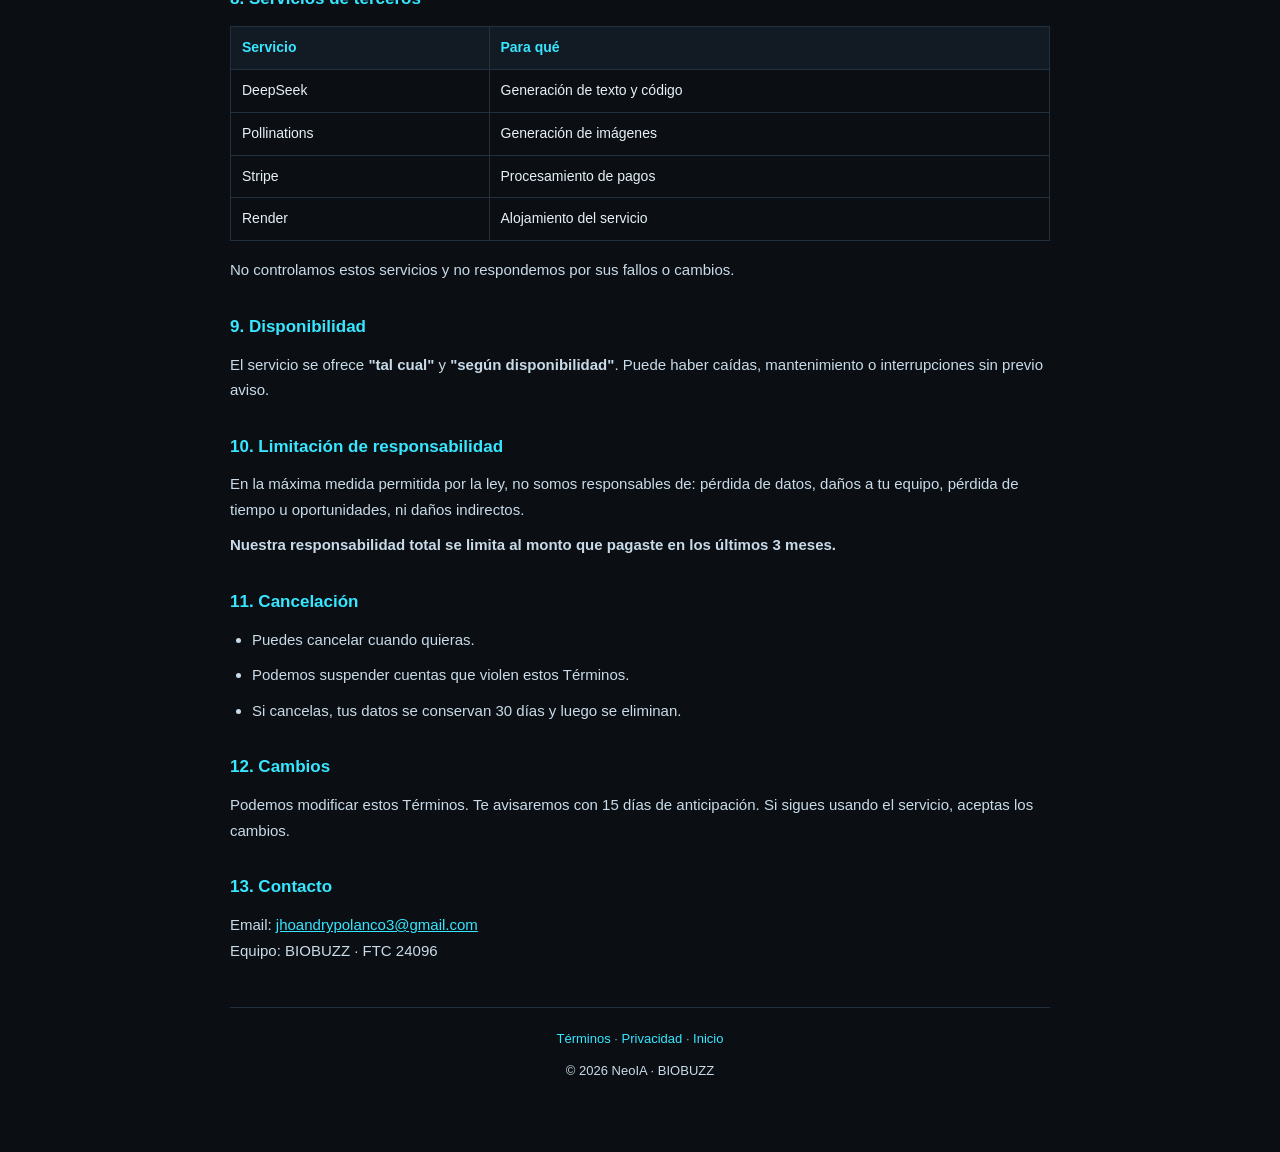
<file: public/terminos.html>
<!DOCTYPE html>
<html lang="es">
<head>
<meta charset="UTF-8">
<meta name="viewport" content="width=device-width, initial-scale=1.0">
<title>Términos y Condiciones — NeoIA</title>
<style>
  :root { --bg:#0b0f14; --panel:#121a23; --line:#22303f; --text:#e6f0f7; --dim:#8ba3b8; --cyan:#37e6ff; }
  * { box-sizing:border-box; margin:0; padding:0; }
  body { background:var(--bg); color:var(--text); font-family:-apple-system,"Segoe UI",Roboto,sans-serif;
         font-size:15px; line-height:1.7; padding:0 16px 60px; }
  .wrap { max-width:820px; margin:0 auto; }
  nav { display:flex; align-items:center; gap:10px; padding:18px 0; border-bottom:1px solid var(--line); margin-bottom:34px; }
  nav .brand { font-weight:700; letter-spacing:1px; }
  nav .brand b { color:var(--cyan); }
  nav .spacer { flex:1; }
  nav a { color:var(--cyan); text-decoration:none; font-size:13px; border:1px solid var(--line);
          padding:7px 13px; border-radius:8px; }
  nav a:hover { border-color:var(--cyan); }
  h1 { font-size:28px; margin-bottom:6px; letter-spacing:-.5px; }
  .fecha { color:var(--dim); font-size:13px; margin-bottom:26px; }
  h2 { font-size:17px; color:var(--cyan); margin:30px 0 10px; }
  p, li { color:#c9dbe8; margin-bottom:10px; }
  ul { padding-left:22px; }
  table { width:100%; border-collapse:collapse; margin:12px 0 16px; font-size:14px; }
  th, td { border:1px solid var(--line); padding:9px 11px; text-align:left; }
  th { background:var(--panel); color:var(--cyan); font-weight:600; }
  .aviso { background:rgba(255,210,63,.08); border:1px solid rgba(255,210,63,.4); border-left:4px solid #ffd23f;
           border-radius:8px; padding:14px 16px; margin:16px 0; font-size:14px; }
  .aviso b { color:#ffd23f; }
  footer { margin-top:44px; padding-top:20px; border-top:1px solid var(--line); color:var(--dim); font-size:13px; text-align:center; }
  footer a { color:var(--cyan); text-decoration:none; }
</style>
</head>
<body>
<div class="wrap">
  <nav>
    <div class="brand">◈ NEO<b>IA</b></div>
    <div class="spacer"></div>
    <a href="/">← Volver</a>
  </nav>

  <h1>Términos y Condiciones</h1>
  <p class="fecha">Última actualización: 2026 · Responsable: Jhoandry Polanco (BIOBUZZ)</p>

  <h2>1. Aceptación</h2>
  <p>Al usar NeoIA ("la Aplicación") aceptas estos Términos. Si no estás de acuerdo, no la uses.</p>

  <h2>2. Descripción del servicio</h2>
  <p>NeoIA es un asistente de inteligencia artificial que:</p>
  <ul>
    <li>Responde preguntas mediante modelos de lenguaje de terceros.</li>
    <li>Genera imágenes mediante servicios de terceros.</li>
    <li>Ofrece herramientas de apoyo para robótica y programación.</li>
  </ul>

  <h2>3. Requisitos de edad</h2>
  <p>Debes tener al menos 13 años para usar la Aplicación. Si eres menor, necesitas permiso de tu padre, madre o tutor legal.</p>

  <h2>4. Planes y pagos</h2>
  <table>
    <tr><th>Plan</th><th>Precio</th><th>Notas</th></tr>
    <tr><td>Gratis</td><td>$0</td><td>Funciones limitadas</td></tr>
    <tr><td>Pro</td><td>$9 USD/mes</td><td>Renovación automática</td></tr>
    <tr><td>Equipo</td><td>$29 USD/mes</td><td>Hasta 10 miembros</td></tr>
  </table>
  <ul>
    <li>Los pagos se procesan mediante <b>Stripe</b>.</li>
    <li>Las suscripciones se renuevan automáticamente hasta que las canceles.</li>
    <li>Puedes cancelar en cualquier momento; mantienes acceso hasta el final del período pagado.</li>
    <li>No hay reembolsos por períodos parciales, salvo lo que exija la ley.</li>
    <li>Los precios pueden cambiar con 30 días de aviso.</li>
  </ul>

  <h2>5. Uso aceptable</h2>
  <p>No puedes usar NeoIA para:</p>
  <ul>
    <li>Actividades ilegales o que dañen a terceros.</li>
    <li>Generar malware, virus o código dañino.</li>
    <li>Acceder a computadoras o datos sin autorización.</li>
    <li>Violar derechos de autor, marcas o privacidad.</li>
    <li>Automatizar spam o engaños.</li>
  </ul>

  <h2>6. Exactitud de la IA</h2>
  <div class="aviso">
    <b>Importante:</b> los modelos de lenguaje pueden equivocarse, inventar información o generar código que no funcione.
    NeoIA es una herramienta de apoyo, no un sustituto de tu criterio.
  </div>

  <h2>7. Propiedad intelectual</h2>
  <ul>
    <li><b>Tu código y tus archivos son tuyos.</b> No reclamamos propiedad sobre ellos.</li>
    <li>La marca "NeoIA", su logo y su interfaz son nuestros.</li>
  </ul>

  <h2>8. Servicios de terceros</h2>
  <table>
    <tr><th>Servicio</th><th>Para qué</th></tr>
    <tr><td>DeepSeek</td><td>Generación de texto y código</td></tr>
    <tr><td>Pollinations</td><td>Generación de imágenes</td></tr>
    <tr><td>Stripe</td><td>Procesamiento de pagos</td></tr>
    <tr><td>Render</td><td>Alojamiento del servicio</td></tr>
  </table>
  <p>No controlamos estos servicios y no respondemos por sus fallos o cambios.</p>

  <h2>9. Disponibilidad</h2>
  <p>El servicio se ofrece <b>"tal cual"</b> y <b>"según disponibilidad"</b>. Puede haber caídas, mantenimiento o interrupciones sin previo aviso.</p>

  <h2>10. Limitación de responsabilidad</h2>
  <p>En la máxima medida permitida por la ley, no somos responsables de: pérdida de datos, daños a tu equipo, pérdida de tiempo u oportunidades, ni daños indirectos.</p>
  <p><b>Nuestra responsabilidad total se limita al monto que pagaste en los últimos 3 meses.</b></p>

  <h2>11. Cancelación</h2>
  <ul>
    <li>Puedes cancelar cuando quieras.</li>
    <li>Podemos suspender cuentas que violen estos Términos.</li>
    <li>Si cancelas, tus datos se conservan 30 días y luego se eliminan.</li>
  </ul>

  <h2>12. Cambios</h2>
  <p>Podemos modificar estos Términos. Te avisaremos con 15 días de anticipación. Si sigues usando el servicio, aceptas los cambios.</p>

  <h2>13. Contacto</h2>
  <p>Email: <a href="mailto:jhoandrypolanco3@gmail.com" style="color:var(--cyan)">jhoandrypolanco3@gmail.com</a><br>
     Equipo: BIOBUZZ · FTC 24096</p>

  <footer>
    <a href="/terminos.html">Términos</a> · <a href="/privacidad.html">Privacidad</a> · <a href="/landing.html">Inicio</a>
    <p style="margin-top:10px">© 2026 NeoIA · BIOBUZZ</p>
  </footer>
</div>
</body>
</html>
</file>
